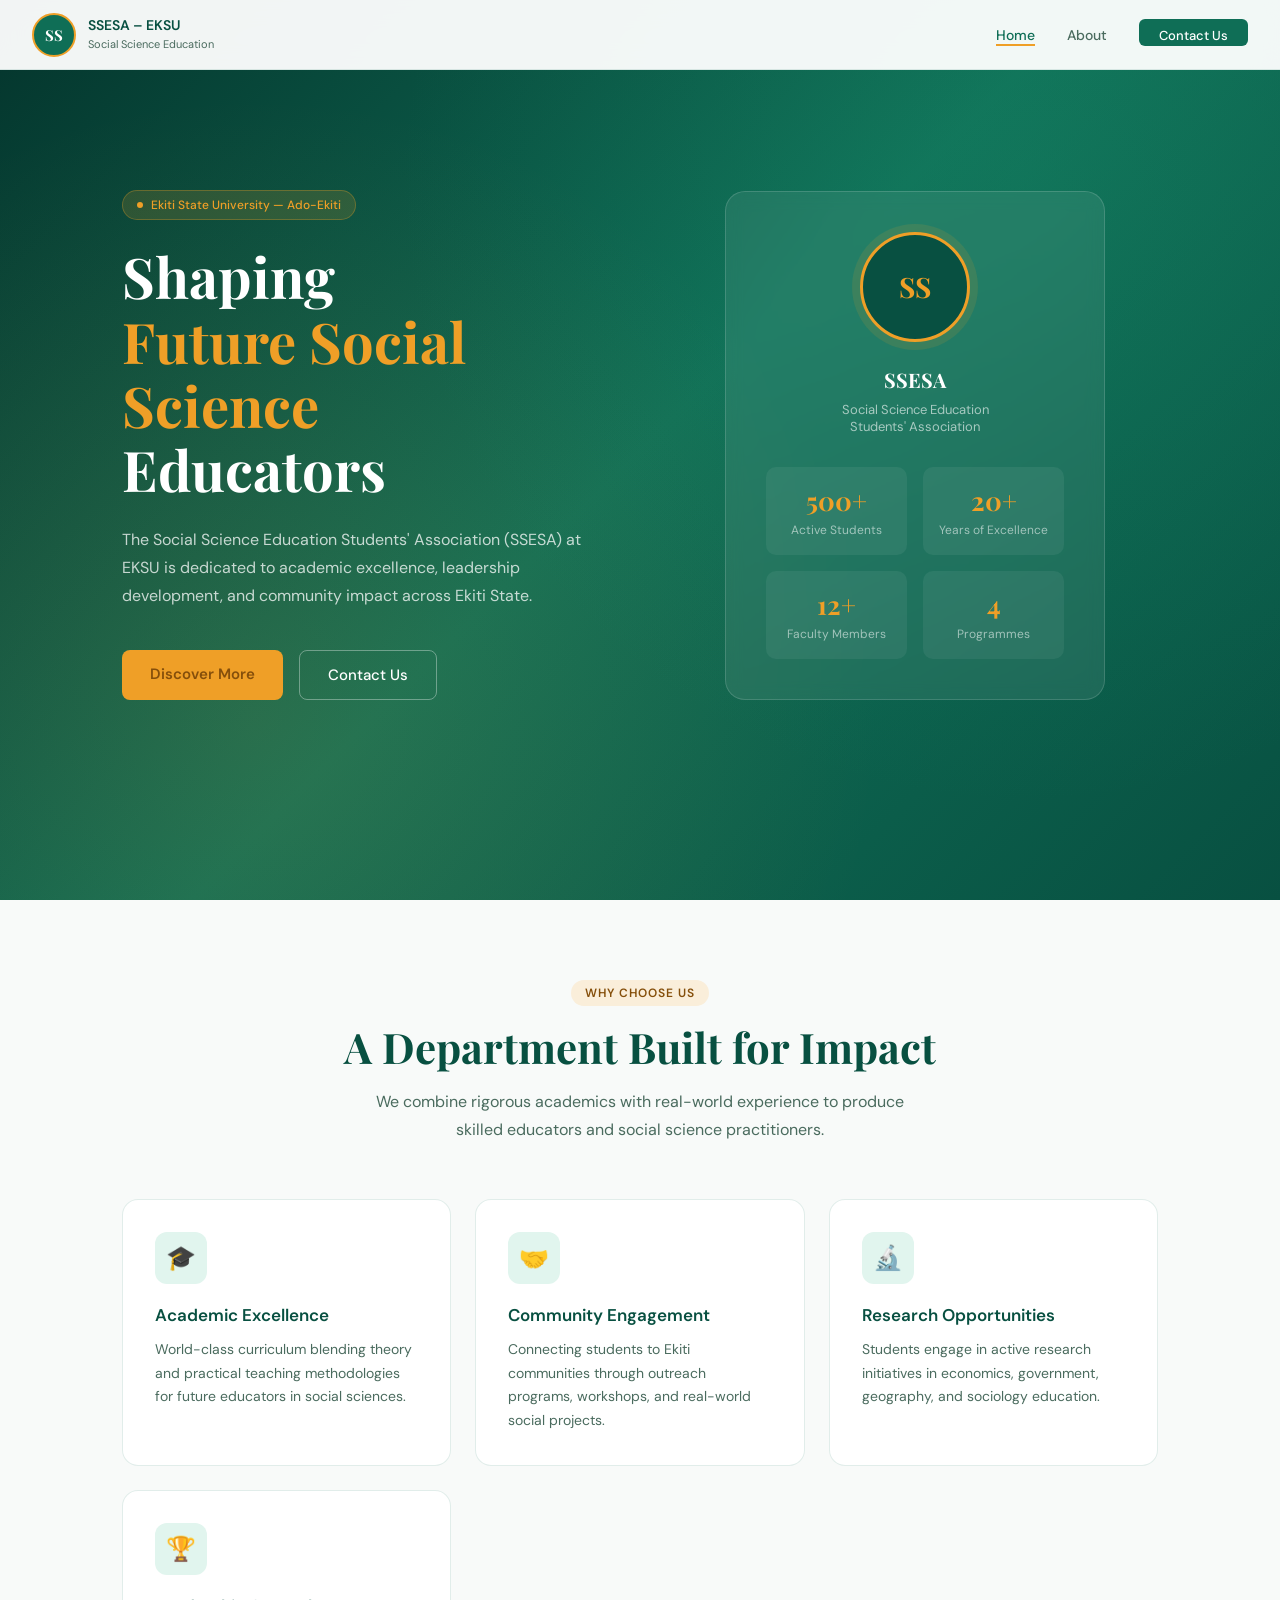
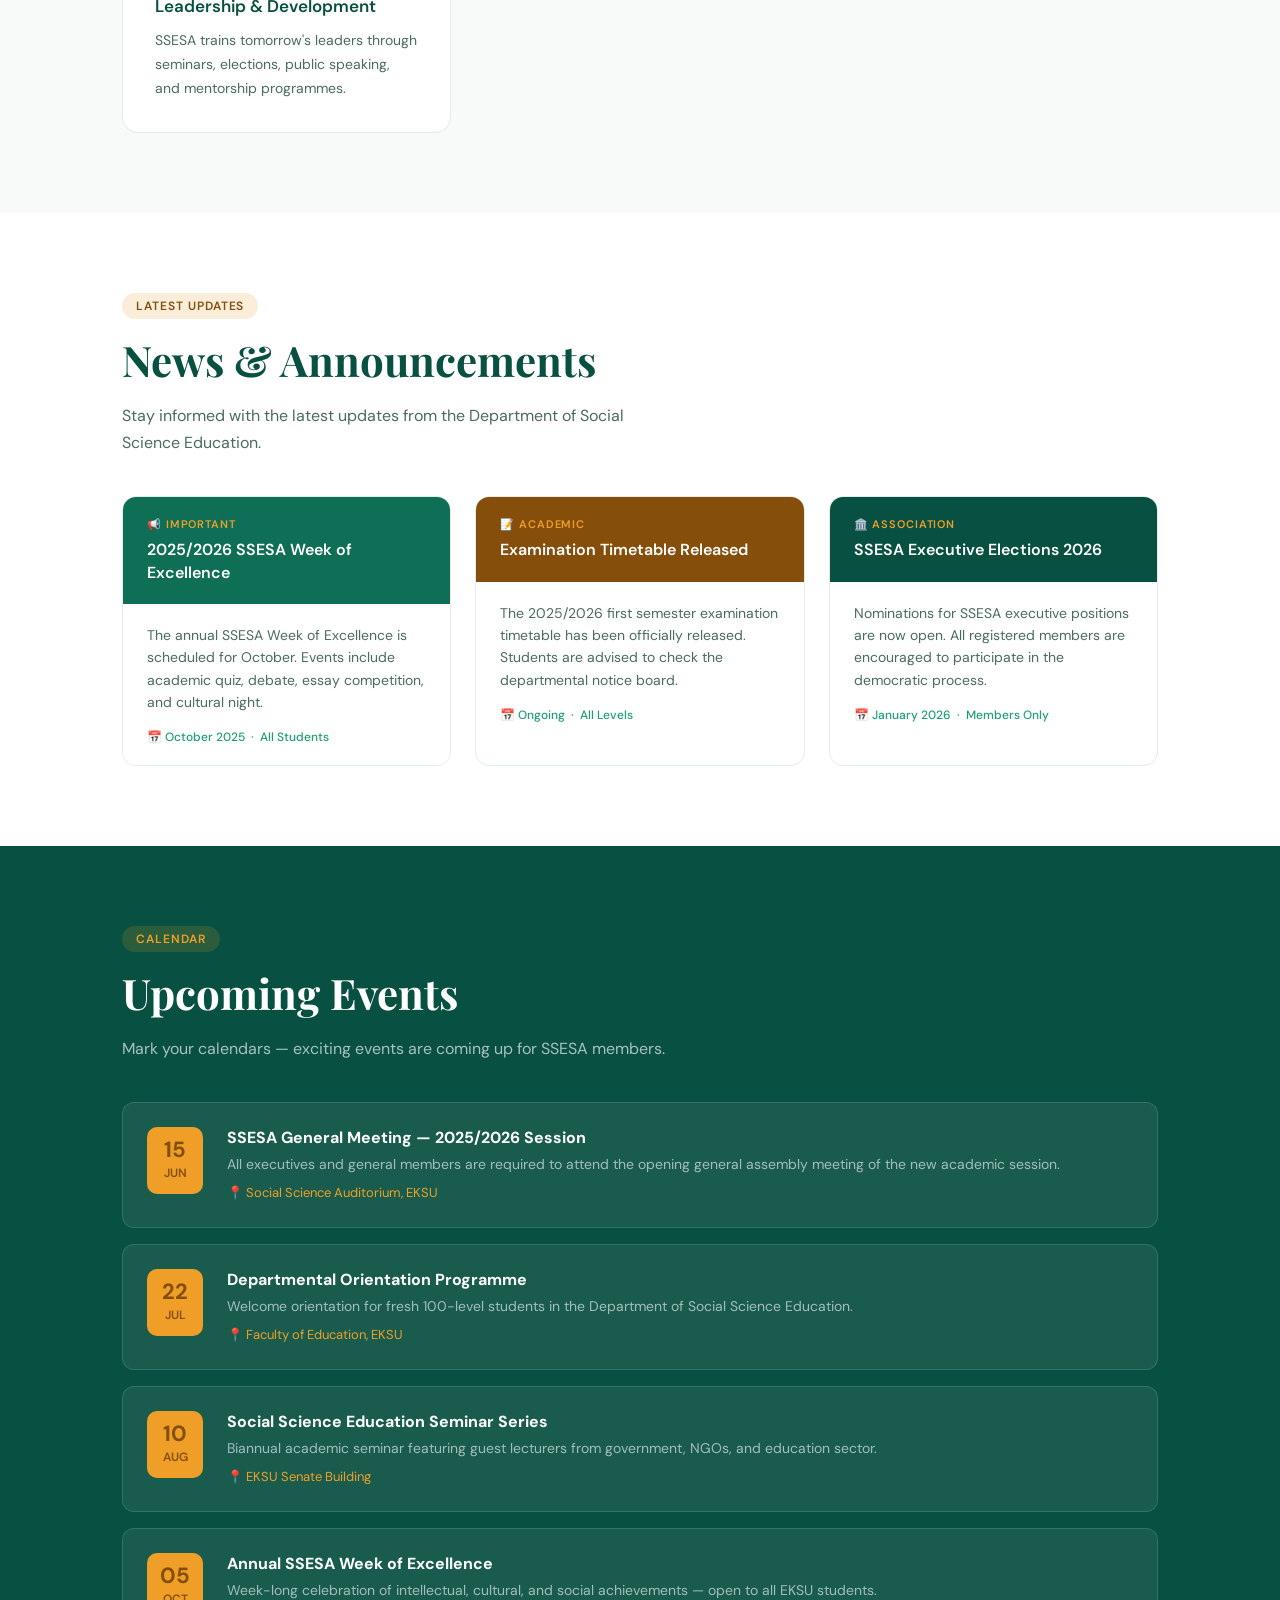
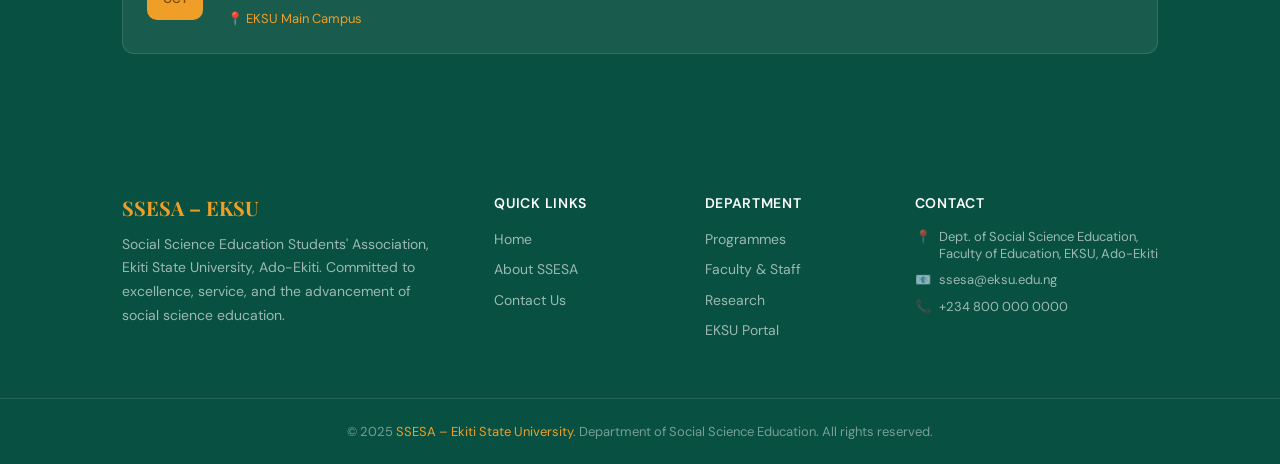
<file: index.html>
<!DOCTYPE html>
<html lang="en">
<head>
  <meta charset="UTF-8" />
  <meta name="viewport" content="width=device-width, initial-scale=1.0"/>
  <title>SSESA – Social Science Education | Ekiti State University</title>
  <link href="https://fonts.googleapis.com/css2?family=Playfair+Display:wght@600;700&family=DM+Sans:wght@300;400;500;600&display=swap" rel="stylesheet"/>
  <link rel="stylesheet" href="styles/main.css">
</head>
<body>
  <!-- NAVIGATION -->
  <nav id="navbar">
    <a href="index.html" class="nav-logo">
      <div class="nav-logo-circle">SS</div>
      <div class="nav-logo-text">
        <strong>SSESA – EKSU</strong>
        <span>Social Science Education</span>
      </div>
    </a>

    <ul class="nav-links">
      <li><a href="index.html" class="nav-link active">Home</a></li>
      <li><a href="about.html" class="nav-link">About</a></li>
      <li><a href="contact.html" class="nav-link nav-cta">Contact Us</a></li>
    </ul>

    <button class="hamburger" id="hamburger" aria-label="Open menu">
      <span></span><span></span><span></span>
    </button>
  </nav>

  <div class="mobile-menu" id="mobileMenu">
    <a href="index.html">🏠 Home</a>
    <a href="about.html">📖 About</a>
    <a href="contact.html">📞 Contact Us</a>
  </div>

  <!-- HERO SECTION -->
  <section class="hero">
    <div class="hero-bg-pattern"></div>
    <div class="container">
      <div class="hero-grid">
        <div>
          <div class="hero-badge">
            <span></span> Ekiti State University — Ado-Ekiti
          </div>
          <h1>Shaping <em>Future Social Science</em> Educators</h1>
          <p class="hero-desc">
            The Social Science Education Students' Association (SSESA) at EKSU is dedicated to academic excellence, leadership development, and community impact across Ekiti State.
          </p>
          <div class="hero-buttons">
            <a href="about.html" class="btn-primary">Discover More</a>
            <a href="contact.html" class="btn-outline">Contact Us</a>
          </div>
        </div>
        <div class="hero-visual">
          <div class="hero-card">
            <div class="hero-logo-ring">SS</div>
            <h3>SSESA</h3>
            <p>Social Science Education<br>Students' Association</p>
            <div class="hero-stats">
              <div class="stat-item">
                <strong class="stat-num">500+</strong>
                <span class="stat-label">Active Students</span>
              </div>
              <div class="stat-item">
                <strong class="stat-num">20+</strong>
                <span class="stat-label">Years of Excellence</span>
              </div>
              <div class="stat-item">
                <strong class="stat-num">12+</strong>
                <span class="stat-label">Faculty Members</span>
              </div>
              <div class="stat-item">
                <strong class="stat-num">4</strong>
                <span class="stat-label">Programmes</span>
              </div>
            </div>
          </div>
        </div>
      </div>
    </div>
  </section>

  <!-- FEATURES SECTION -->
  <section class="features">
    <div class="container">
      <div class="features-header">
        <div class="section-label">Why Choose Us</div>
        <h2 class="section-title">A Department Built for Impact</h2>
        <p class="section-sub" style="margin: 0 auto;">
          We combine rigorous academics with real-world experience to produce skilled educators and social science practitioners.
        </p>
      </div>
      <div class="features-grid">
        <div class="feature-card reveal">
          <div class="feature-icon">🎓</div>
          <h3>Academic Excellence</h3>
          <p>World-class curriculum blending theory and practical teaching methodologies for future educators in social sciences.</p>
        </div>
        <div class="feature-card reveal">
          <div class="feature-icon">🤝</div>
          <h3>Community Engagement</h3>
          <p>Connecting students to Ekiti communities through outreach programs, workshops, and real-world social projects.</p>
        </div>
        <div class="feature-card reveal">
          <div class="feature-icon">🔬</div>
          <h3>Research Opportunities</h3>
          <p>Students engage in active research initiatives in economics, government, geography, and sociology education.</p>
        </div>
        <div class="feature-card reveal">
          <div class="feature-icon">🏆</div>
          <h3>Leadership & Development</h3>
          <p>SSESA trains tomorrow's leaders through seminars, elections, public speaking, and mentorship programmes.</p>
        </div>
      </div>
    </div>
  </section>

  <!-- ANNOUNCEMENTS SECTION -->
  <section>
    <div class="container">
      <div class="section-label">Latest Updates</div>
      <h2 class="section-title">News & Announcements</h2>
      <p class="section-sub" style="margin-bottom: 2.5rem;">
        Stay informed with the latest updates from the Department of Social Science Education.
      </p>
      <div class="announcements-grid">
        <div class="announce-card reveal">
          <div class="announce-top">
            <span class="announce-tag">📢 Important</span>
            <h3>2025/2026 SSESA Week of Excellence</h3>
          </div>
          <div class="announce-body">
            <p>The annual SSESA Week of Excellence is scheduled for October. Events include academic quiz, debate, essay competition, and cultural night.</p>
            <div class="announce-meta">📅 October 2025 &nbsp;·&nbsp; All Students</div>
          </div>
        </div>
        <div class="announce-card reveal">
          <div class="announce-top" style="background: var(--gold-dark);">
            <span class="announce-tag">📝 Academic</span>
            <h3>Examination Timetable Released</h3>
          </div>
          <div class="announce-body">
            <p>The 2025/2026 first semester examination timetable has been officially released. Students are advised to check the departmental notice board.</p>
            <div class="announce-meta">📅 Ongoing &nbsp;·&nbsp; All Levels</div>
          </div>
        </div>
        <div class="announce-card reveal">
          <div class="announce-top" style="background: var(--teal-dark);">
            <span class="announce-tag">🏛️ Association</span>
            <h3>SSESA Executive Elections 2026</h3>
          </div>
          <div class="announce-body">
            <p>Nominations for SSESA executive positions are now open. All registered members are encouraged to participate in the democratic process.</p>
            <div class="announce-meta">📅 January 2026 &nbsp;·&nbsp; Members Only</div>
          </div>
        </div>
      </div>
    </div>
  </section>

  <!-- EVENTS SECTION -->
  <section class="events">
    <div class="container">
      <div class="section-label">Calendar</div>
      <h2 class="section-title">Upcoming Events</h2>
      <p class="section-sub" style="margin-bottom: 2.5rem;">
        Mark your calendars — exciting events are coming up for SSESA members.
      </p>
      <div class="events-list">
        <div class="event-item reveal">
          <div class="event-date">
            <strong>15</strong>
            <span>Jun</span>
          </div>
          <div class="event-info">
            <h4>SSESA General Meeting — 2025/2026 Session</h4>
            <p>All executives and general members are required to attend the opening general assembly meeting of the new academic session.</p>
            <p class="location">📍 Social Science Auditorium, EKSU</p>
          </div>
        </div>
        <div class="event-item reveal">
          <div class="event-date">
            <strong>22</strong>
            <span>Jul</span>
          </div>
          <div class="event-info">
            <h4>Departmental Orientation Programme</h4>
            <p>Welcome orientation for fresh 100-level students in the Department of Social Science Education.</p>
            <p class="location">📍 Faculty of Education, EKSU</p>
          </div>
        </div>
        <div class="event-item reveal">
          <div class="event-date">
            <strong>10</strong>
            <span>Aug</span>
          </div>
          <div class="event-info">
            <h4>Social Science Education Seminar Series</h4>
            <p>Biannual academic seminar featuring guest lecturers from government, NGOs, and education sector.</p>
            <p class="location">📍 EKSU Senate Building</p>
          </div>
        </div>
        <div class="event-item reveal">
          <div class="event-date">
            <strong>05</strong>
            <span>Oct</span>
          </div>
          <div class="event-info">
            <h4>Annual SSESA Week of Excellence</h4>
            <p>Week-long celebration of intellectual, cultural, and social achievements — open to all EKSU students.</p>
            <p class="location">📍 EKSU Main Campus</p>
          </div>
        </div>
      </div>
    </div>
  </section>

  <!-- FOOTER -->
  <footer>
    <div class="container">
      <div class="footer-grid">
        <div class="footer-brand">
          <h3>SSESA – EKSU</h3>
          <p>Social Science Education Students' Association, Ekiti State University, Ado-Ekiti. Committed to excellence, service, and the advancement of social science education.</p>
        </div>
        <div>
          <h4>Quick Links</h4>
          <ul>
            <li><a href="index.html">Home</a></li>
            <li><a href="about.html">About SSESA</a></li>
            <li><a href="contact.html">Contact Us</a></li>
          </ul>
        </div>
        <div>
          <h4>Department</h4>
          <ul>
            <li><a href="#">Programmes</a></li>
            <li><a href="#">Faculty & Staff</a></li>
            <li><a href="#">Research</a></li>
            <li><a href="#">EKSU Portal</a></li>
          </ul>
        </div>
        <div>
          <h4>Contact</h4>
          <ul class="footer-contact">
            <li><span>📍</span> Dept. of Social Science Education, Faculty of Education, EKSU, Ado-Ekiti</li>
            <li><span>📧</span> ssesa@eksu.edu.ng</li>
            <li><span>📞</span> +234 800 000 0000</li>
          </ul>
        </div>
      </div>
    </div>
    <div class="footer-bottom">
      <div class="container">
        © 2025 <span>SSESA – Ekiti State University</span>. Department of Social Science Education. All rights reserved.
      </div>
    </div>
  </footer>

  <script src="js/main.js"></script>
</body>
</html>
</file>
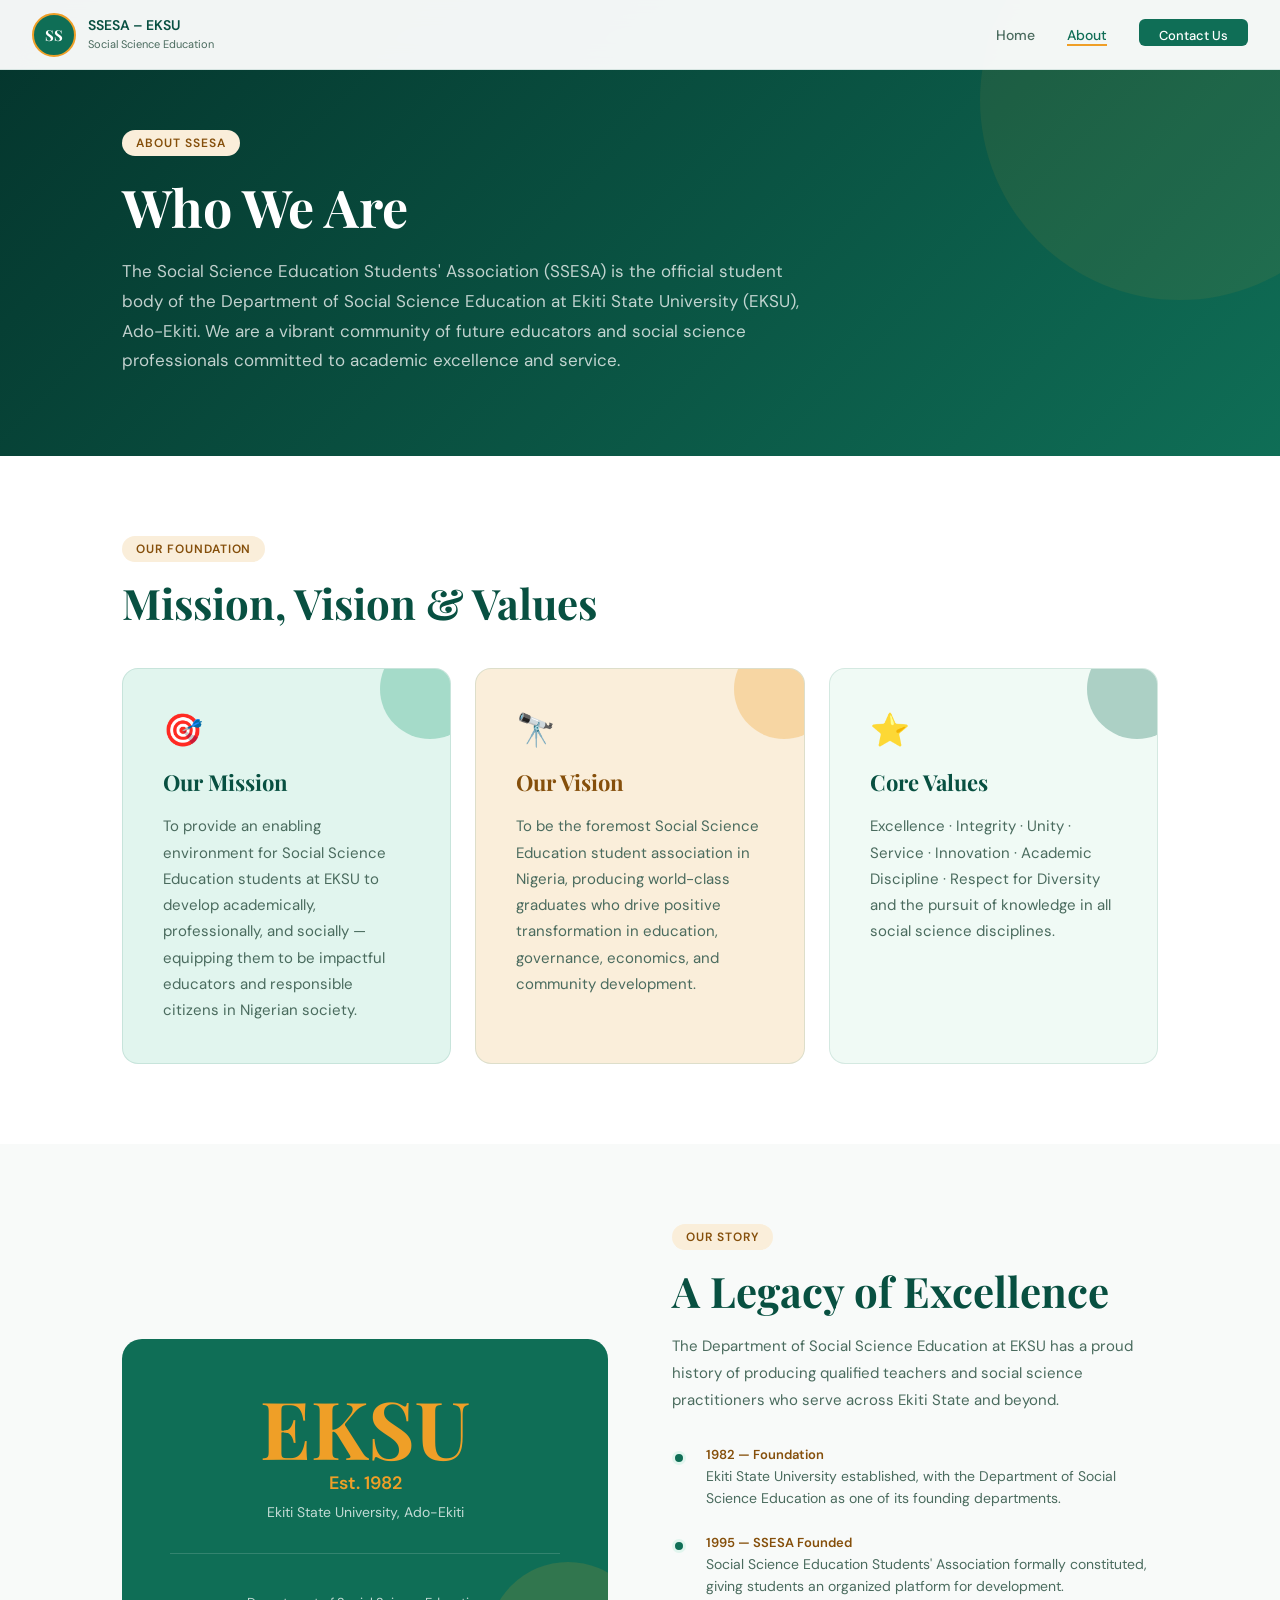
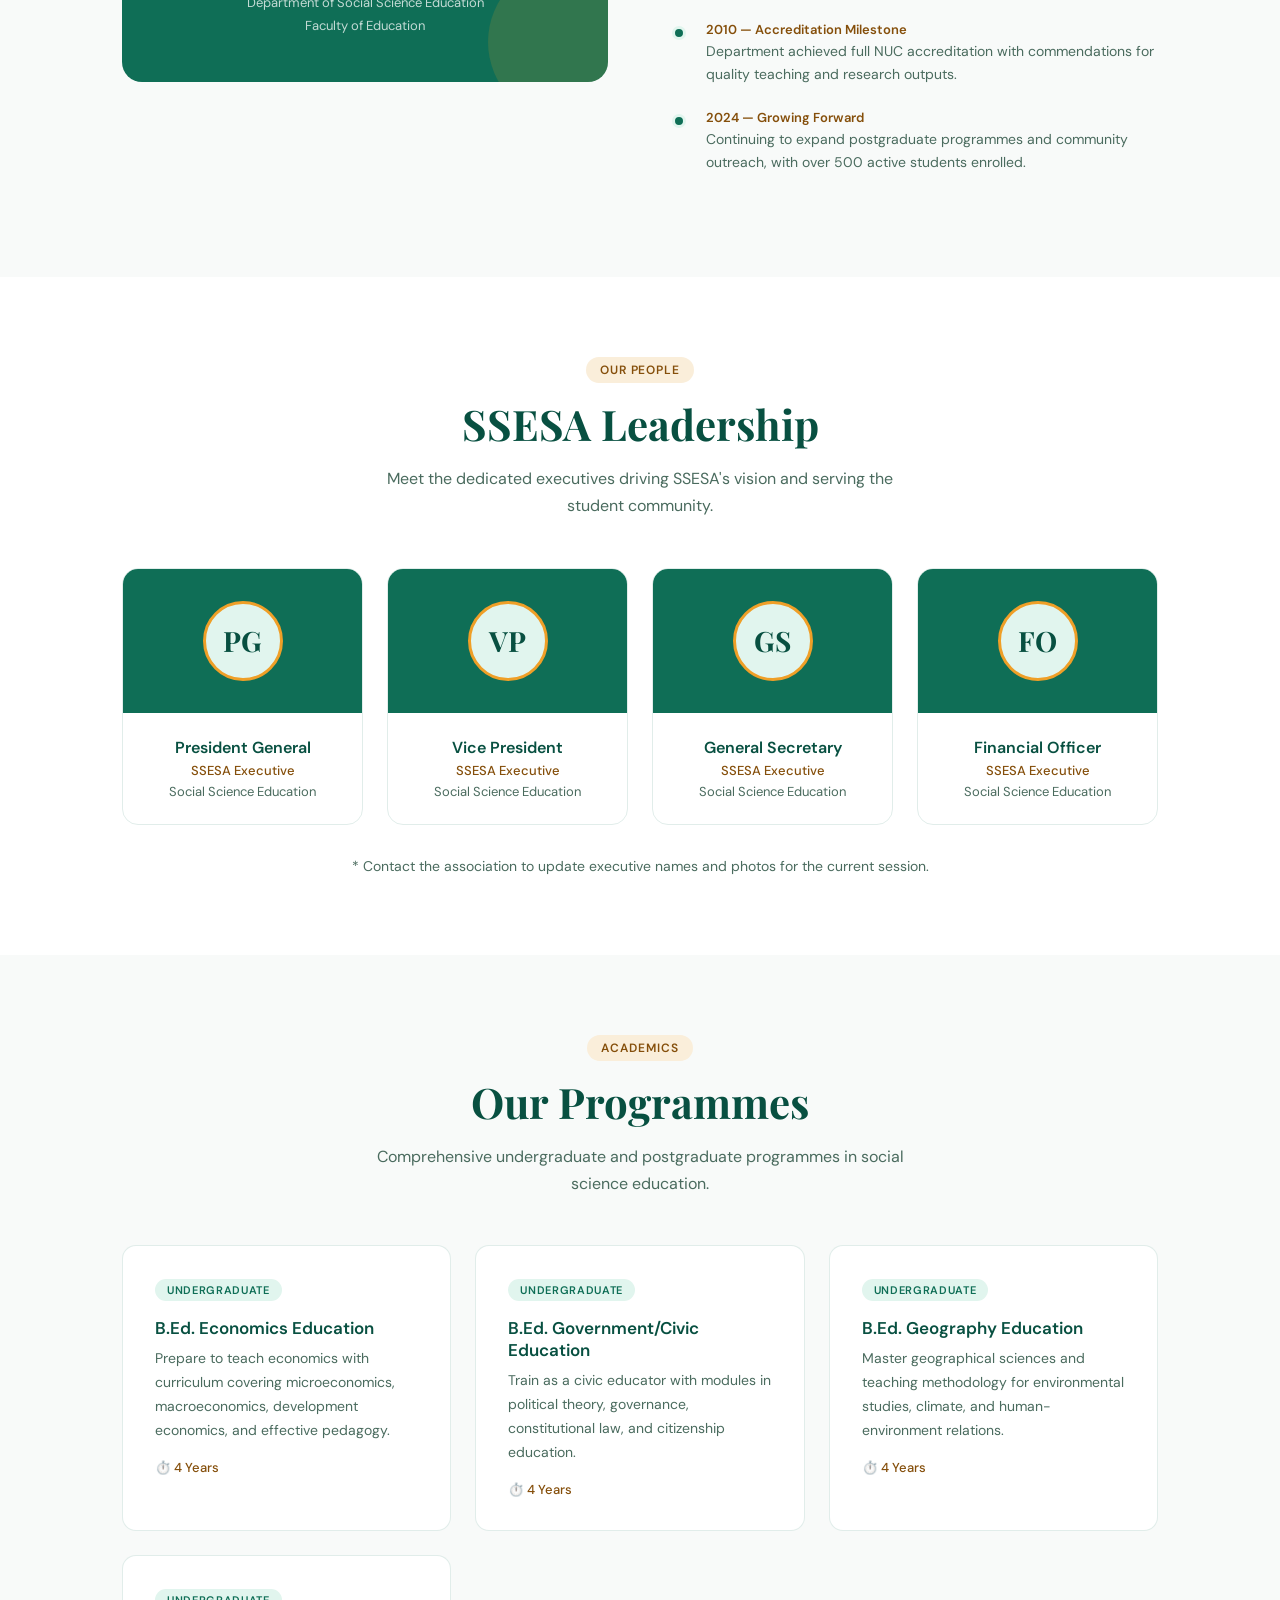
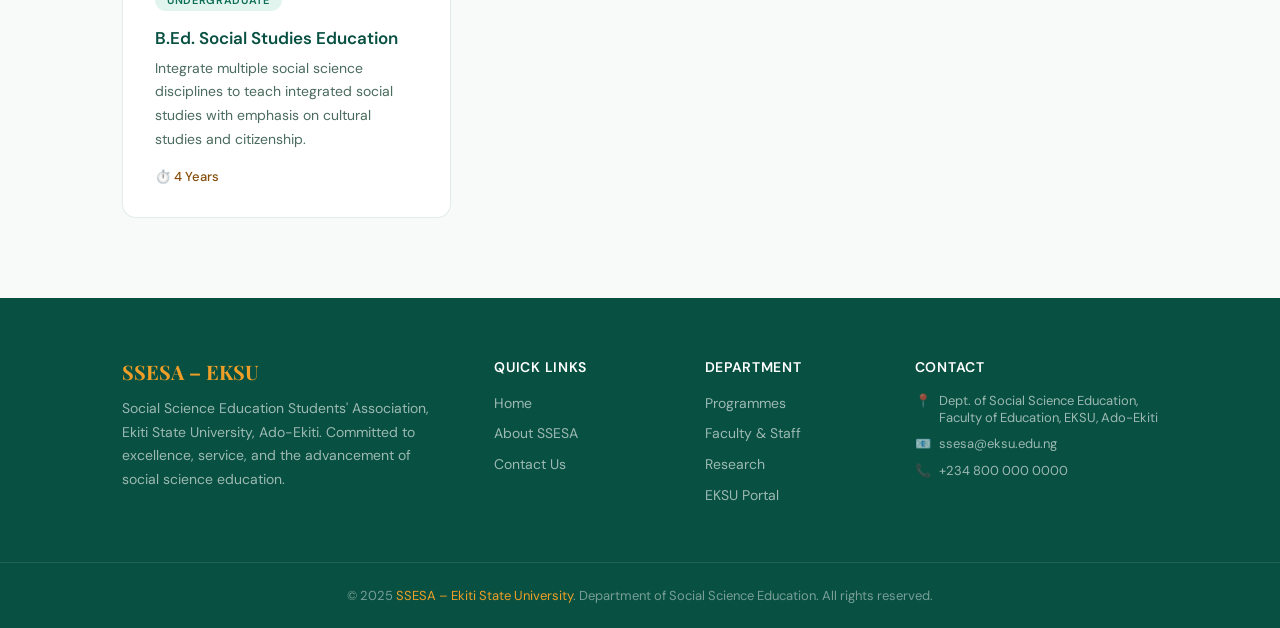
<file: about.html>
<!DOCTYPE html>
<html lang="en">
<head>
  <meta charset="UTF-8" />
  <meta name="viewport" content="width=device-width, initial-scale=1.0"/>
  <title>About SSESA | Social Science Education – EKSU</title>
  <link href="https://fonts.googleapis.com/css2?family=Playfair+Display:wght@600;700&family=DM+Sans:wght@300;400;500;600&display=swap" rel="stylesheet"/>
  <link rel="stylesheet" href="styles/main.css">
</head>
<body>
  <!-- NAVIGATION -->
  <nav id="navbar">
    <a href="index.html" class="nav-logo">
      <div class="nav-logo-circle">SS</div>
      <div class="nav-logo-text">
        <strong>SSESA – EKSU</strong>
        <span>Social Science Education</span>
      </div>
    </a>

    <ul class="nav-links">
      <li><a href="index.html" class="nav-link">Home</a></li>
      <li><a href="about.html" class="nav-link active">About</a></li>
      <li><a href="contact.html" class="nav-link nav-cta">Contact Us</a></li>
    </ul>

    <button class="hamburger" id="hamburger" aria-label="Open menu">
      <span></span><span></span><span></span>
    </button>
  </nav>

  <div class="mobile-menu" id="mobileMenu">
    <a href="index.html">🏠 Home</a>
    <a href="about.html">📖 About</a>
    <a href="contact.html">📞 Contact Us</a>
  </div>

  <!-- ABOUT HERO -->
  <section class="about-hero">
    <div class="container">
      <div class="about-hero-inner">
        <div class="section-label">About SSESA</div>
        <h1>Who We Are</h1>
        <p>
          The Social Science Education Students' Association (SSESA) is the official student body of the Department of Social Science Education at Ekiti State University (EKSU), Ado-Ekiti. We are a vibrant community of future educators and social science professionals committed to academic excellence and service.
        </p>
      </div>
    </div>
  </section>

  <!-- MISSION, VISION, VALUES -->
  <section>
    <div class="container">
      <div class="section-label">Our Foundation</div>
      <h2 class="section-title" style="margin-bottom: 2.5rem;">Mission, Vision & Values</h2>
      <div class="mv-grid">
        <div class="mv-card mission reveal">
          <span class="mv-icon">🎯</span>
          <h3>Our Mission</h3>
          <p>To provide an enabling environment for Social Science Education students at EKSU to develop academically, professionally, and socially — equipping them to be impactful educators and responsible citizens in Nigerian society.</p>
        </div>
        <div class="mv-card vision reveal">
          <span class="mv-icon">🔭</span>
          <h3>Our Vision</h3>
          <p>To be the foremost Social Science Education student association in Nigeria, producing world-class graduates who drive positive transformation in education, governance, economics, and community development.</p>
        </div>
        <div class="mv-card values reveal">
          <span class="mv-icon">⭐</span>
          <h3>Core Values</h3>
          <p>Excellence · Integrity · Unity · Service · Innovation · Academic Discipline · Respect for Diversity and the pursuit of knowledge in all social science disciplines.</p>
        </div>
      </div>
    </div>
  </section>

  <!-- DEPARTMENT HISTORY -->
  <section class="history">
    <div class="container">
      <div class="history-grid">
        <div class="history-visual reveal">
          <strong class="history-year">EKSU</strong>
          <p style="font-size: 18px; font-weight: 600; color: var(--gold-light); margin-top: 0.25rem;">Est. 1982</p>
          <p>Ekiti State University, Ado-Ekiti</p>
          <div style="margin-top: 2rem; padding-top: 2rem; border-top: 1px solid rgba(255,255,255,0.15);">
            <p style="font-size: 13px;">Department of Social Science Education</p>
            <p style="font-size: 13px; margin-top: 0.4rem;">Faculty of Education</p>
          </div>
        </div>
        <div>
          <div class="section-label">Our Story</div>
          <h2 class="section-title">A Legacy of Excellence</h2>
          <p style="color: var(--text-muted); font-size: 15px; line-height: 1.8; margin-bottom: 1.5rem;">
            The Department of Social Science Education at EKSU has a proud history of producing qualified teachers and social science practitioners who serve across Ekiti State and beyond.
          </p>
          <div class="timeline">
            <div class="tl-item">
              <div class="tl-dot"></div>
              <div>
                <strong>1982 — Foundation</strong>
                <p>Ekiti State University established, with the Department of Social Science Education as one of its founding departments.</p>
              </div>
            </div>
            <div class="tl-item">
              <div class="tl-dot"></div>
              <div>
                <strong>1995 — SSESA Founded</strong>
                <p>Social Science Education Students' Association formally constituted, giving students an organized platform for development.</p>
              </div>
            </div>
            <div class="tl-item">
              <div class="tl-dot"></div>
              <div>
                <strong>2010 — Accreditation Milestone</strong>
                <p>Department achieved full NUC accreditation with commendations for quality teaching and research outputs.</p>
              </div>
            </div>
            <div class="tl-item">
              <div class="tl-dot"></div>
              <div>
                <strong>2024 — Growing Forward</strong>
                <p>Continuing to expand postgraduate programmes and community outreach, with over 500 active students enrolled.</p>
              </div>
            </div>
          </div>
        </div>
      </div>
    </div>
  </section>

  <!-- LEADERSHIP / TEAM -->
  <section class="leadership">
    <div class="container">
      <div style="text-align: center; margin-bottom: 3rem;">
        <div class="section-label">Our People</div>
        <h2 class="section-title">SSESA Leadership</h2>
        <p class="section-sub" style="margin: 0 auto;">
          Meet the dedicated executives driving SSESA's vision and serving the student community.
        </p>
      </div>
      <div class="team-grid">
        <div class="team-card reveal">
          <div class="team-avatar">
            <div class="avatar-circle">PG</div>
          </div>
          <div class="team-info">
            <h4>President General</h4>
            <p class="role">SSESA Executive</p>
            <p class="dept">Social Science Education</p>
          </div>
        </div>
        <div class="team-card reveal">
          <div class="team-avatar">
            <div class="avatar-circle">VP</div>
          </div>
          <div class="team-info">
            <h4>Vice President</h4>
            <p class="role">SSESA Executive</p>
            <p class="dept">Social Science Education</p>
          </div>
        </div>
        <div class="team-card reveal">
          <div class="team-avatar">
            <div class="avatar-circle">GS</div>
          </div>
          <div class="team-info">
            <h4>General Secretary</h4>
            <p class="role">SSESA Executive</p>
            <p class="dept">Social Science Education</p>
          </div>
        </div>
        <div class="team-card reveal">
          <div class="team-avatar">
            <div class="avatar-circle">FO</div>
          </div>
          <div class="team-info">
            <h4>Financial Officer</h4>
            <p class="role">SSESA Executive</p>
            <p class="dept">Social Science Education</p>
          </div>
        </div>
      </div>
      <p style="text-align:center; margin-top: 2rem; font-size: 14px; color: var(--text-muted);">
        * Contact the association to update executive names and photos for the current session.
      </p>
    </div>
  </section>

  <!-- PROGRAMS -->
  <section class="programs">
    <div class="container">
      <div style="text-align: center; margin-bottom: 3rem;">
        <div class="section-label">Academics</div>
        <h2 class="section-title">Our Programmes</h2>
        <p class="section-sub" style="margin: 0 auto;">
          Comprehensive undergraduate and postgraduate programmes in social science education.
        </p>
      </div>
      <div class="programs-grid">
        <div class="program-card reveal">
          <span class="program-badge">Undergraduate</span>
          <h3>B.Ed. Economics Education</h3>
          <p>Prepare to teach economics with curriculum covering microeconomics, macroeconomics, development economics, and effective pedagogy.</p>
          <div class="program-duration">⏱️ 4 Years</div>
        </div>
        <div class="program-card reveal">
          <span class="program-badge">Undergraduate</span>
          <h3>B.Ed. Government/Civic Education</h3>
          <p>Train as a civic educator with modules in political theory, governance, constitutional law, and citizenship education.</p>
          <div class="program-duration">⏱️ 4 Years</div>
        </div>
        <div class="program-card reveal">
          <span class="program-badge">Undergraduate</span>
          <h3>B.Ed. Geography Education</h3>
          <p>Master geographical sciences and teaching methodology for environmental studies, climate, and human-environment relations.</p>
          <div class="program-duration">⏱️ 4 Years</div>
        </div>
        <div class="program-card reveal">
          <span class="program-badge">Undergraduate</span>
          <h3>B.Ed. Social Studies Education</h3>
          <p>Integrate multiple social science disciplines to teach integrated social studies with emphasis on cultural studies and citizenship.</p>
          <div class="program-duration">⏱️ 4 Years</div>
        </div>
      </div>
    </div>
  </section>

  <!-- FOOTER -->
  <footer>
    <div class="container">
      <div class="footer-grid">
        <div class="footer-brand">
          <h3>SSESA – EKSU</h3>
          <p>Social Science Education Students' Association, Ekiti State University, Ado-Ekiti. Committed to excellence, service, and the advancement of social science education.</p>
        </div>
        <div>
          <h4>Quick Links</h4>
          <ul>
            <li><a href="index.html">Home</a></li>
            <li><a href="about.html">About SSESA</a></li>
            <li><a href="contact.html">Contact Us</a></li>
          </ul>
        </div>
        <div>
          <h4>Department</h4>
          <ul>
            <li><a href="#">Programmes</a></li>
            <li><a href="#">Faculty & Staff</a></li>
            <li><a href="#">Research</a></li>
            <li><a href="#">EKSU Portal</a></li>
          </ul>
        </div>
        <div>
          <h4>Contact</h4>
          <ul class="footer-contact">
            <li><span>📍</span> Dept. of Social Science Education, Faculty of Education, EKSU, Ado-Ekiti</li>
            <li><span>📧</span> ssesa@eksu.edu.ng</li>
            <li><span>📞</span> +234 800 000 0000</li>
          </ul>
        </div>
      </div>
    </div>
    <div class="footer-bottom">
      <div class="container">
        © 2025 <span>SSESA – Ekiti State University</span>. Department of Social Science Education. All rights reserved.
      </div>
    </div>
  </footer>

  <script src="js/main.js"></script>
</body>
</html>
</file>
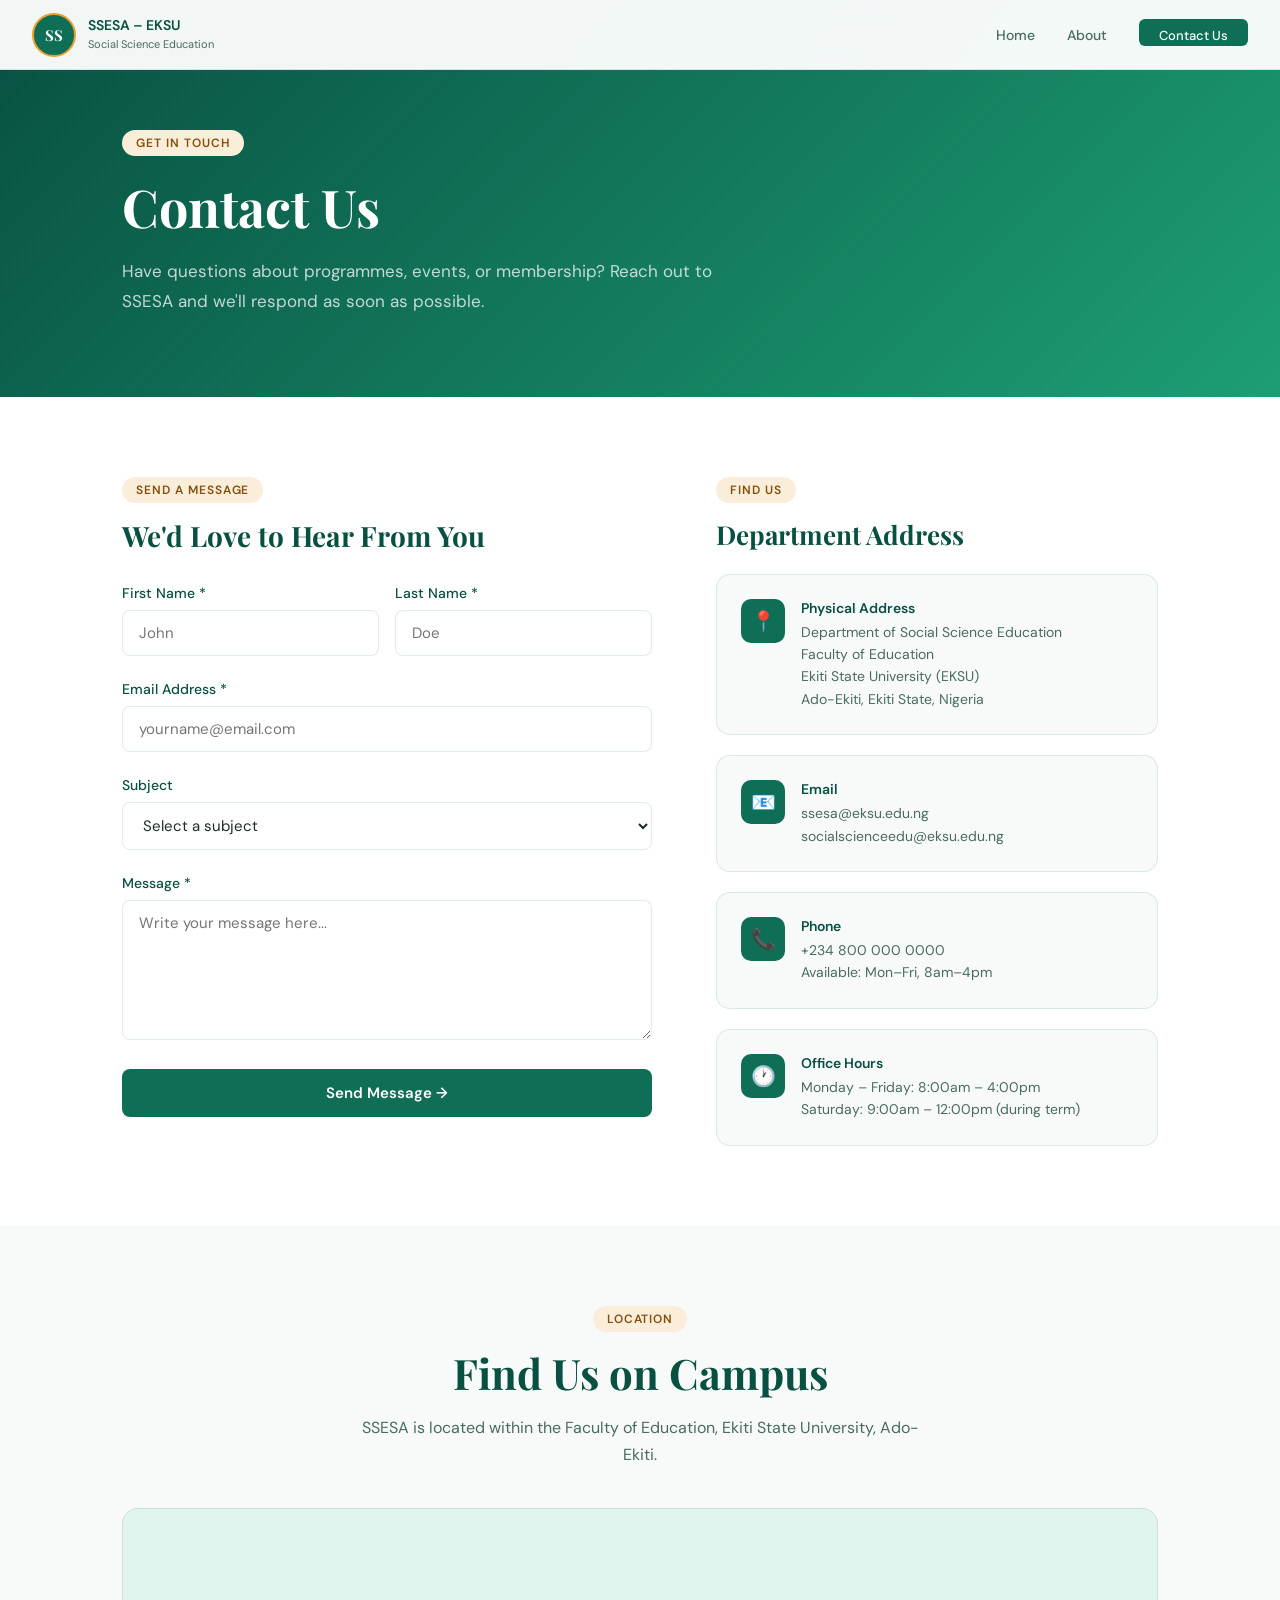
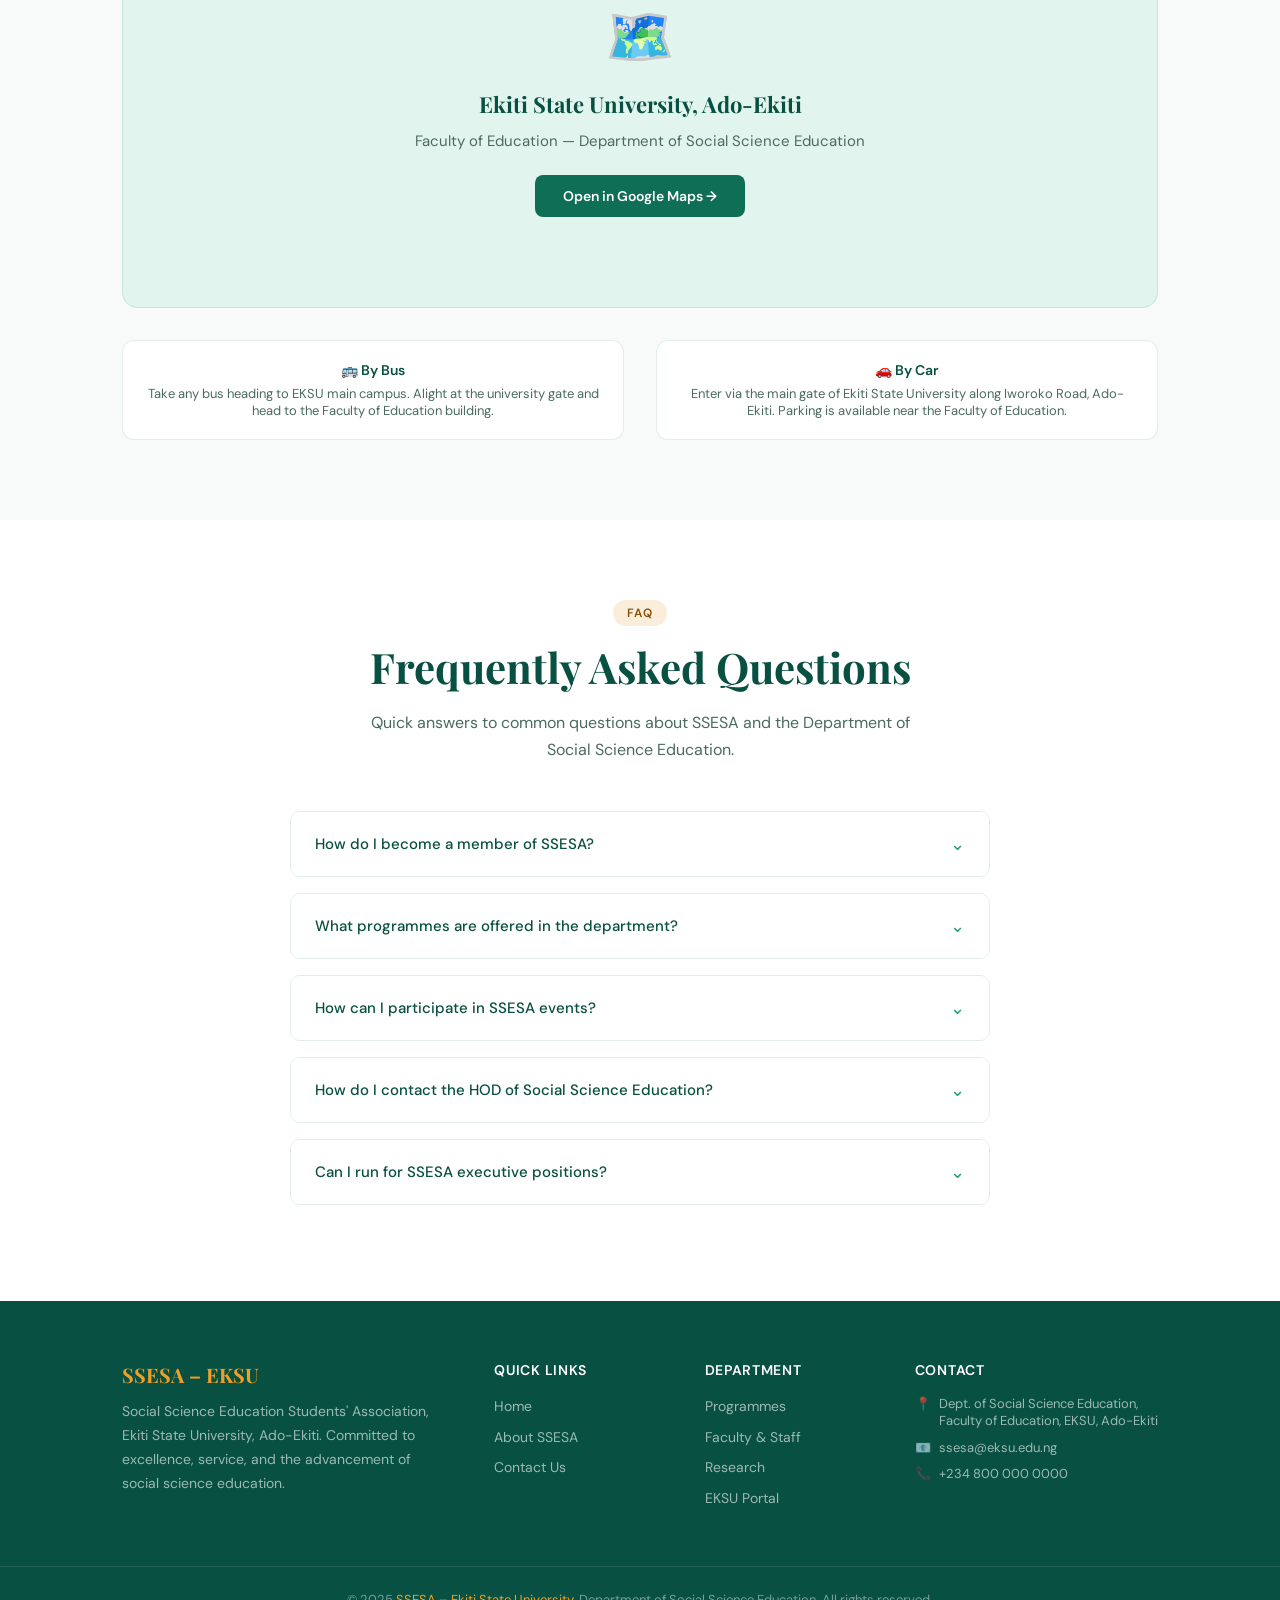
<file: contact.html>
<!DOCTYPE html>
<html lang="en">
<head>
  <meta charset="UTF-8" />
  <meta name="viewport" content="width=device-width, initial-scale=1.0"/>
  <title>Contact SSESA | Social Science Education – EKSU</title>
  <link href="https://fonts.googleapis.com/css2?family=Playfair+Display:wght@600;700&family=DM+Sans:wght@300;400;500;600&display=swap" rel="stylesheet"/>
  <link rel="stylesheet" href="styles/main.css">
</head>
<body>
  <!-- NAVIGATION -->
  <nav id="navbar">
    <a href="index.html" class="nav-logo">
      <div class="nav-logo-circle">SS</div>
      <div class="nav-logo-text">
        <strong>SSESA – EKSU</strong>
        <span>Social Science Education</span>
      </div>
    </a>

    <ul class="nav-links">
      <li><a href="index.html" class="nav-link">Home</a></li>
      <li><a href="about.html" class="nav-link">About</a></li>
      <li><a href="contact.html" class="nav-link nav-cta active">Contact Us</a></li>
    </ul>

    <button class="hamburger" id="hamburger" aria-label="Open menu">
      <span></span><span></span><span></span>
    </button>
  </nav>

  <div class="mobile-menu" id="mobileMenu">
    <a href="index.html">🏠 Home</a>
    <a href="about.html">📖 About</a>
    <a href="contact.html">📞 Contact Us</a>
  </div>

  <!-- CONTACT HERO -->
  <section class="contact-hero">
    <div class="container">
      <div style="max-width: 600px;">
        <div class="section-label">Get in Touch</div>
        <h1>Contact Us</h1>
        <p>Have questions about programmes, events, or membership? Reach out to SSESA and we'll respond as soon as possible.</p>
      </div>
    </div>
  </section>

  <!-- CONTACT FORM + ADDRESS -->
  <section class="contact-main">
    <div class="container">
      <div class="contact-grid">
        <div>
          <div class="section-label">Send a Message</div>
          <h2 class="section-title" style="font-size: 28px; margin-bottom: 2rem;">We'd Love to Hear From You</h2>
          <form onsubmit="submitForm(event)">
            <div class="form-row">
              <div class="form-group">
                <label class="form-label">First Name *</label>
                <input type="text" class="form-input" placeholder="John" id="fname" required/>
              </div>
              <div class="form-group">
                <label class="form-label">Last Name *</label>
                <input type="text" class="form-input" placeholder="Doe" id="lname" required/>
              </div>
            </div>
            <div class="form-group">
              <label class="form-label">Email Address *</label>
              <input type="email" class="form-input" placeholder="yourname@email.com" id="email" required/>
            </div>
            <div class="form-group">
              <label class="form-label">Subject</label>
              <select class="form-select" id="subject">
                <option value="">Select a subject</option>
                <option>Membership Enquiry</option>
                <option>Academic Information</option>
                <option>Events & Activities</option>
                <option>Partnership / Collaboration</option>
                <option>Other</option>
              </select>
            </div>
            <div class="form-group">
              <label class="form-label">Message *</label>
              <textarea class="form-textarea" placeholder="Write your message here..." id="message" required></textarea>
            </div>
            <button type="submit" class="submit-btn">Send Message →</button>
          </form>
          <div class="success-msg" id="successMsg">
            ✅ Thank you! Your message has been sent. We'll respond within 2–3 business days.
          </div>
        </div>

        <div>
          <div class="section-label">Find Us</div>
          <h3 class="section-title" style="font-size: 26px; margin-bottom: 1.5rem;">Department Address</h3>
          <div class="address-info">
            <div class="info-card">
              <div class="info-icon">📍</div>
              <div>
                <h4>Physical Address</h4>
                <p>Department of Social Science Education<br>Faculty of Education<br>Ekiti State University (EKSU)<br>Ado-Ekiti, Ekiti State, Nigeria</p>
              </div>
            </div>
            <div class="info-card">
              <div class="info-icon">📧</div>
              <div>
                <h4>Email</h4>
                <p>ssesa@eksu.edu.ng<br>socialscienceedu@eksu.edu.ng</p>
              </div>
            </div>
            <div class="info-card">
              <div class="info-icon">📞</div>
              <div>
                <h4>Phone</h4>
                <p>+234 800 000 0000<br>Available: Mon–Fri, 8am–4pm</p>
              </div>
            </div>
            <div class="info-card">
              <div class="info-icon">🕐</div>
              <div>
                <h4>Office Hours</h4>
                <p>Monday – Friday: 8:00am – 4:00pm<br>Saturday: 9:00am – 12:00pm (during term)</p>
              </div>
            </div>
          </div>
        </div>
      </div>
    </div>
  </section>

  <!-- MAP -->
  <section class="map-section">
    <div class="container">
      <div style="text-align: center; margin-bottom: 2.5rem;">
        <div class="section-label">Location</div>
        <h2 class="section-title">Find Us on Campus</h2>
        <p class="section-sub" style="margin: 0 auto;">
          SSESA is located within the Faculty of Education, Ekiti State University, Ado-Ekiti.
        </p>
      </div>
      <div class="map-embed">
        <div class="map-placeholder">
          <div style="font-size: 56px; margin-bottom: 1rem;">🗺️</div>
          <h3>Ekiti State University, Ado-Ekiti</h3>
          <p>Faculty of Education — Department of Social Science Education</p>
          <a href="https://maps.google.com/?q=Ekiti+State+University+Ado-Ekiti" target="_blank" class="map-btn">Open in Google Maps →</a>
        </div>
      </div>
      <div class="map-grid">
        <div class="map-detail">
          <h4>🚌 By Bus</h4>
          <p>Take any bus heading to EKSU main campus. Alight at the university gate and head to the Faculty of Education building.</p>
        </div>
        <div class="map-detail">
          <h4>🚗 By Car</h4>
          <p>Enter via the main gate of Ekiti State University along Iworoko Road, Ado-Ekiti. Parking is available near the Faculty of Education.</p>
        </div>
      </div>
    </div>
  </section>

  <!-- FAQ -->
  <section class="faq">
    <div class="container">
      <div style="text-align: center; margin-bottom: 3rem;">
        <div class="section-label">FAQ</div>
        <h2 class="section-title">Frequently Asked Questions</h2>
        <p class="section-sub" style="margin: 0 auto;">
          Quick answers to common questions about SSESA and the Department of Social Science Education.
        </p>
      </div>
      <div class="faq-list">
        <div class="faq-item">
          <div class="faq-q" onclick="toggleFaq(this)">
            How do I become a member of SSESA?
            <span class="arrow">⌄</span>
          </div>
          <div class="faq-a">
            All registered students in the Department of Social Science Education at EKSU are automatically members of SSESA. You can become active by attending general meetings, paying dues, and participating in departmental activities.
          </div>
        </div>
        <div class="faq-item">
          <div class="faq-q" onclick="toggleFaq(this)">
            What programmes are offered in the department?
            <span class="arrow">⌄</span>
          </div>
          <div class="faq-a">
            The department offers B.Ed. in Social Science Education covering subjects including Economics Education, Government/Civic Education, Geography Education, and Social Studies Education at the undergraduate level. Postgraduate programmes are also available.
          </div>
        </div>
        <div class="faq-item">
          <div class="faq-q" onclick="toggleFaq(this)">
            How can I participate in SSESA events?
            <span class="arrow">⌄</span>
          </div>
          <div class="faq-a">
            You can participate by following our notice boards, attending general meetings, and following announcements from the SSESA executives. All departmental students are welcome at every event.
          </div>
        </div>
        <div class="faq-item">
          <div class="faq-q" onclick="toggleFaq(this)">
            How do I contact the HOD of Social Science Education?
            <span class="arrow">⌄</span>
          </div>
          <div class="faq-a">
            You can visit the Head of Department's office at the Department of Social Science Education, Faculty of Education, EKSU during working hours (Monday–Friday, 8am–4pm), or email the department at socialscienceedu@eksu.edu.ng.
          </div>
        </div>
        <div class="faq-item">
          <div class="faq-q" onclick="toggleFaq(this)">
            Can I run for SSESA executive positions?
            <span class="arrow">⌄</span>
          </div>
          <div class="faq-a">
            Yes! Any registered student in the department with good academic standing can contest for SSESA executive positions during the annual elections. Elections are held according to the SSESA constitution.
          </div>
        </div>
      </div>
    </div>
  </section>

  <!-- FOOTER -->
  <footer>
    <div class="container">
      <div class="footer-grid">
        <div class="footer-brand">
          <h3>SSESA – EKSU</h3>
          <p>Social Science Education Students' Association, Ekiti State University, Ado-Ekiti. Committed to excellence, service, and the advancement of social science education.</p>
        </div>
        <div>
          <h4>Quick Links</h4>
          <ul>
            <li><a href="index.html">Home</a></li>
            <li><a href="about.html">About SSESA</a></li>
            <li><a href="contact.html">Contact Us</a></li>
          </ul>
        </div>
        <div>
          <h4>Department</h4>
          <ul>
            <li><a href="#">Programmes</a></li>
            <li><a href="#">Faculty & Staff</a></li>
            <li><a href="#">Research</a></li>
            <li><a href="#">EKSU Portal</a></li>
          </ul>
        </div>
        <div>
          <h4>Contact</h4>
          <ul class="footer-contact">
            <li><span>📍</span> Dept. of Social Science Education, Faculty of Education, EKSU, Ado-Ekiti</li>
            <li><span>📧</span> ssesa@eksu.edu.ng</li>
            <li><span>📞</span> +234 800 000 0000</li>
          </ul>
        </div>
      </div>
    </div>
    <div class="footer-bottom">
      <div class="container">
        © 2025 <span>SSESA – Ekiti State University</span>. Department of Social Science Education. All rights reserved.
      </div>
    </div>
  </footer>

  <script src="js/main.js"></script>
</body>
</html>
</file>
<file: styles/main.css>
:root {
  --teal: #0F6E56;
  --teal-light: #1D9E75;
  --teal-pale: #E1F5EE;
  --teal-dark: #085041;
  --gold: #BA7517;
  --gold-light: #EF9F27;
  --gold-pale: #FAEEDA;
  --gold-dark: #854F0B;
  --white: #ffffff;
  --off-white: #f8faf9;
  --text: #1a2e26;
  --text-muted: #4a6b5e;
  --border: rgba(15,110,86,0.12);
  --shadow: 0 4px 24px rgba(15,110,86,0.10);
  --shadow-lg: 0 12px 48px rgba(15,110,86,0.15);
}

*, *::before, *::after {
  box-sizing: border-box;
  margin: 0;
  padding: 0;
}

html {
  scroll-behavior: smooth;
}

body {
  font-family: 'DM Sans', sans-serif;
  color: var(--text);
  background: var(--white);
  overflow-x: hidden;
}

/* ======== NAVIGATION ======== */
nav {
  position: fixed;
  top: 0;
  left: 0;
  right: 0;
  z-index: 1000;
  background: rgba(255,255,255,0.95);
  backdrop-filter: blur(12px);
  border-bottom: 1px solid var(--border);
  padding: 0 2rem;
  height: 70px;
  display: flex;
  align-items: center;
  justify-content: space-between;
  transition: box-shadow 0.3s;
}

nav.scrolled {
  box-shadow: var(--shadow);
}

.nav-logo {
  display: flex;
  align-items: center;
  gap: 12px;
  text-decoration: none;
  color: inherit;
}

.nav-logo-circle {
  width: 44px;
  height: 44px;
  border-radius: 50%;
  background: var(--teal);
  display: flex;
  align-items: center;
  justify-content: center;
  font-family: 'Playfair Display', serif;
  font-size: 15px;
  font-weight: 700;
  color: var(--white);
  border: 2px solid var(--gold-light);
  flex-shrink: 0;
}

.nav-logo-text {
  line-height: 1.2;
}

.nav-logo-text strong {
  display: block;
  font-size: 14px;
  font-weight: 600;
  color: var(--teal-dark);
}

.nav-logo-text span {
  font-size: 11px;
  color: var(--text-muted);
  font-weight: 400;
}

.nav-links {
  display: flex;
  align-items: center;
  gap: 2rem;
  list-style: none;
}

.nav-links a {
  text-decoration: none;
  font-size: 14px;
  font-weight: 500;
  color: var(--text-muted);
  transition: color 0.2s;
  position: relative;
  padding-bottom: 2px;
}

.nav-links a::after {
  content: '';
  position: absolute;
  bottom: 0;
  left: 0;
  width: 0;
  height: 2px;
  background: var(--gold-light);
  transition: width 0.3s;
}

.nav-links a:hover,
.nav-links a.active {
  color: var(--teal);
}

.nav-links a:hover::after,
.nav-links a.active::after {
  width: 100%;
}

.nav-cta {
  background: var(--teal);
  color: var(--white) !important;
  padding: 8px 20px;
  border-radius: 6px;
  font-weight: 500 !important;
  font-size: 13px !important;
  transition: background 0.2s !important;
}

.nav-cta:hover {
  background: var(--teal-dark) !important;
}

.nav-cta::after {
  display: none !important;
}

.hamburger {
  display: none;
  flex-direction: column;
  gap: 5px;
  cursor: pointer;
  background: none;
  border: none;
  padding: 4px;
}

.hamburger span {
  display: block;
  width: 24px;
  height: 2px;
  background: var(--teal);
  border-radius: 2px;
  transition: all 0.3s;
}

.mobile-menu {
  display: none;
  position: fixed;
  top: 70px;
  left: 0;
  right: 0;
  background: var(--white);
  border-bottom: 1px solid var(--border);
  padding: 1.5rem 2rem;
  flex-direction: column;
  gap: 1.2rem;
  z-index: 999;
  box-shadow: var(--shadow);
}

.mobile-menu.open {
  display: flex;
}

.mobile-menu a {
  text-decoration: none;
  font-size: 15px;
  font-weight: 500;
  color: var(--text-muted);
  padding: 0.5rem 0;
  border-bottom: 1px solid var(--border);
  transition: color 0.2s;
}

.mobile-menu a:hover {
  color: var(--teal);
}

/* ======== SECTION BASE ======== */
section {
  padding: 80px 0;
}

.container {
  max-width: 1100px;
  margin: 0 auto;
  padding: 0 2rem;
}

.section-label {
  display: inline-block;
  background: var(--gold-pale);
  color: var(--gold-dark);
  font-size: 12px;
  font-weight: 600;
  letter-spacing: 0.08em;
  text-transform: uppercase;
  padding: 5px 14px;
  border-radius: 20px;
  margin-bottom: 1rem;
}

.section-title {
  font-family: 'Playfair Display', serif;
  font-size: clamp(28px, 4vw, 42px);
  font-weight: 700;
  color: var(--teal-dark);
  line-height: 1.2;
  margin-bottom: 1rem;
}

.section-sub {
  font-size: 16px;
  color: var(--text-muted);
  max-width: 560px;
  line-height: 1.7;
}

/* ======== HERO ======== */
.hero {
  min-height: 100vh;
  padding-top: 70px;
  background: linear-gradient(135deg, #04342C 0%, #0F6E56 50%, #085041 100%);
  position: relative;
  overflow: hidden;
  display: flex;
  align-items: center;
}

.hero-bg-pattern {
  position: absolute;
  inset: 0;
  background-image: radial-gradient(circle at 20% 80%, rgba(239,159,39,0.12) 0%, transparent 50%),
    radial-gradient(circle at 80% 20%, rgba(29,158,117,0.2) 0%, transparent 50%);
}

.hero-grid {
  display: grid;
  grid-template-columns: 1fr 1fr;
  gap: 4rem;
  align-items: center;
  position: relative;
  z-index: 1;
}

.hero-badge {
  display: inline-flex;
  align-items: center;
  gap: 8px;
  background: rgba(239,159,39,0.15);
  border: 1px solid rgba(239,159,39,0.3);
  color: var(--gold-light);
  font-size: 12px;
  font-weight: 500;
  padding: 6px 14px;
  border-radius: 20px;
  margin-bottom: 1.5rem;
  animation: fadeInDown 0.6s ease;
}

.hero-badge span {
  width: 6px;
  height: 6px;
  border-radius: 50%;
  background: var(--gold-light);
}

.hero h1 {
  font-family: 'Playfair Display', serif;
  font-size: clamp(32px, 5vw, 56px);
  color: var(--white);
  font-weight: 700;
  line-height: 1.15;
  margin-bottom: 1.5rem;
  animation: fadeInUp 0.7s ease;
}

.hero h1 em {
  font-style: normal;
  color: var(--gold-light);
  display: block;
}

.hero-desc {
  color: rgba(255,255,255,0.75);
  font-size: 16px;
  line-height: 1.75;
  margin-bottom: 2.5rem;
  animation: fadeInUp 0.8s ease;
}

.hero-buttons {
  display: flex;
  gap: 1rem;
  flex-wrap: wrap;
  animation: fadeInUp 0.9s ease;
}

.btn-primary {
  background: var(--gold-light);
  color: var(--gold-dark);
  padding: 14px 28px;
  border-radius: 8px;
  font-size: 15px;
  font-weight: 600;
  text-decoration: none;
  border: none;
  cursor: pointer;
  transition: all 0.2s;
  display: inline-block;
}

.btn-primary:hover {
  background: var(--gold);
  transform: translateY(-2px);
}

.btn-outline {
  background: transparent;
  color: var(--white);
  padding: 14px 28px;
  border-radius: 8px;
  font-size: 15px;
  font-weight: 500;
  text-decoration: none;
  cursor: pointer;
  border: 1.5px solid rgba(255,255,255,0.35);
  transition: all 0.2s;
  display: inline-block;
}

.btn-outline:hover {
  background: rgba(255,255,255,0.08);
  border-color: rgba(255,255,255,0.6);
}

.hero-visual {
  display: flex;
  align-items: center;
  justify-content: center;
  animation: fadeIn 1s ease;
}

.hero-card {
  background: rgba(255,255,255,0.08);
  border: 1px solid rgba(255,255,255,0.15);
  border-radius: 20px;
  padding: 2.5rem;
  backdrop-filter: blur(8px);
  width: 100%;
  max-width: 380px;
}

.hero-logo-ring {
  width: 110px;
  height: 110px;
  border-radius: 50%;
  background: var(--teal-dark);
  border: 3px solid var(--gold-light);
  display: flex;
  align-items: center;
  justify-content: center;
  margin: 0 auto 1.5rem;
  font-family: 'Playfair Display', serif;
  font-size: 28px;
  font-weight: 700;
  color: var(--gold-light);
  box-shadow: 0 0 0 8px rgba(239,159,39,0.12);
  animation: pulse 3s infinite;
}

@keyframes pulse {
  0%, 100% {
    box-shadow: 0 0 0 8px rgba(239,159,39,0.12);
  }
  50% {
    box-shadow: 0 0 0 16px rgba(239,159,39,0.05);
  }
}

.hero-card h3 {
  color: var(--white);
  text-align: center;
  font-family: 'Playfair Display', serif;
  font-size: 20px;
  margin-bottom: 0.5rem;
}

.hero-card p {
  color: rgba(255,255,255,0.6);
  text-align: center;
  font-size: 13px;
  margin-bottom: 2rem;
}

.hero-stats {
  display: grid;
  grid-template-columns: 1fr 1fr;
  gap: 1rem;
}

.stat-item {
  background: rgba(255,255,255,0.06);
  border-radius: 10px;
  padding: 1rem;
  text-align: center;
}

.stat-num {
  font-size: 26px;
  font-weight: 700;
  color: var(--gold-light);
  font-family: 'Playfair Display', serif;
  display: block;
}

.stat-label {
  font-size: 12px;
  color: rgba(255,255,255,0.55);
  margin-top: 2px;
}

/* ======== FEATURES ======== */
.features {
  background: var(--off-white);
}

.features-header {
  text-align: center;
  margin-bottom: 3.5rem;
}

.features-grid {
  display: grid;
  grid-template-columns: repeat(auto-fit, minmax(250px, 1fr));
  gap: 1.5rem;
}

.feature-card {
  background: var(--white);
  border-radius: 16px;
  padding: 2rem;
  border: 1px solid var(--border);
  transition: transform 0.3s, box-shadow 0.3s;
  animation: fadeInUp 0.6s ease both;
}

.feature-card:hover {
  transform: translateY(-6px);
  box-shadow: var(--shadow-lg);
}

.feature-icon {
  width: 52px;
  height: 52px;
  border-radius: 12px;
  background: var(--teal-pale);
  display: flex;
  align-items: center;
  justify-content: center;
  margin-bottom: 1.25rem;
  font-size: 24px;
}

.feature-card h3 {
  font-size: 17px;
  font-weight: 600;
  color: var(--teal-dark);
  margin-bottom: 0.75rem;
}

.feature-card p {
  font-size: 14px;
  color: var(--text-muted);
  line-height: 1.7;
}

/* ======== ANNOUNCEMENTS ======== */
.announcements-grid {
  display: grid;
  grid-template-columns: repeat(auto-fit, minmax(300px, 1fr));
  gap: 1.5rem;
}

.announce-card {
  border-radius: 14px;
  overflow: hidden;
  border: 1px solid var(--border);
  transition: transform 0.3s, box-shadow 0.3s;
}

.announce-card:hover {
  transform: translateY(-4px);
  box-shadow: var(--shadow);
}

.announce-top {
  background: var(--teal);
  padding: 1.25rem 1.5rem;
}

.announce-tag {
  font-size: 11px;
  font-weight: 600;
  color: var(--gold-light);
  text-transform: uppercase;
  letter-spacing: 0.08em;
  margin-bottom: 0.5rem;
  display: block;
}

.announce-top h3 {
  color: var(--white);
  font-size: 16px;
  font-weight: 600;
  line-height: 1.4;
}

.announce-body {
  background: var(--white);
  padding: 1.25rem 1.5rem;
}

.announce-body p {
  font-size: 14px;
  color: var(--text-muted);
  line-height: 1.6;
}

.announce-meta {
  display: flex;
  align-items: center;
  gap: 8px;
  margin-top: 1rem;
  font-size: 12px;
  color: var(--teal-light);
  font-weight: 500;
}

/* ======== EVENTS ======== */
.events {
  background: var(--teal-dark);
}

.events .section-title {
  color: var(--white);
}

.events .section-sub {
  color: rgba(255,255,255,0.65);
}

.events .section-label {
  background: rgba(239,159,39,0.15);
  color: var(--gold-light);
}

.events-list {
  display: flex;
  flex-direction: column;
  gap: 1rem;
}

.event-item {
  background: rgba(255,255,255,0.07);
  border: 1px solid rgba(255,255,255,0.12);
  border-radius: 12px;
  padding: 1.5rem;
  display: flex;
  gap: 1.5rem;
  align-items: flex-start;
  transition: background 0.2s;
}

.event-item:hover {
  background: rgba(255,255,255,0.11);
}

.event-date {
  background: var(--gold-light);
  color: var(--gold-dark);
  border-radius: 10px;
  padding: 0.75rem;
  text-align: center;
  min-width: 56px;
  flex-shrink: 0;
}

.event-date strong {
  display: block;
  font-size: 22px;
  font-weight: 700;
  line-height: 1;
}

.event-date span {
  font-size: 12px;
  font-weight: 600;
  text-transform: uppercase;
}

.event-info h4 {
  color: var(--white);
  font-size: 16px;
  margin-bottom: 0.4rem;
}

.event-info p {
  color: rgba(255,255,255,0.6);
  font-size: 14px;
  line-height: 1.5;
}

.event-info .location {
  font-size: 13px;
  color: var(--gold-light);
  margin-top: 0.5rem;
}

/* ======== ABOUT HERO ======== */
.about-hero {
  padding: 130px 0 80px;
  background: linear-gradient(135deg, #04342C 0%, #0F6E56 100%);
  position: relative;
  overflow: hidden;
}

.about-hero::after {
  content: '';
  position: absolute;
  right: -100px;
  top: -100px;
  width: 400px;
  height: 400px;
  border-radius: 50%;
  background: rgba(239,159,39,0.08);
}

.about-hero-inner {
  position: relative;
  z-index: 1;
  max-width: 700px;
}

.about-hero h1 {
  font-family: 'Playfair Display', serif;
  font-size: clamp(30px, 5vw, 52px);
  color: var(--white);
  margin-bottom: 1rem;
}

.about-hero p {
  color: rgba(255,255,255,0.75);
  font-size: 17px;
  line-height: 1.75;
}

/* ======== MISSION VISION VALUES ======== */
.mv-grid {
  display: grid;
  grid-template-columns: repeat(auto-fit, minmax(280px, 1fr));
  gap: 1.5rem;
}

.mv-card {
  padding: 2.5rem;
  border-radius: 16px;
  border: 1px solid var(--border);
  position: relative;
  overflow: hidden;
}

.mv-card.mission {
  background: var(--teal-pale);
}

.mv-card.vision {
  background: var(--gold-pale);
}

.mv-card.values {
  background: #f0faf5;
}

.mv-card::before {
  content: '';
  position: absolute;
  top: -30px;
  right: -30px;
  width: 100px;
  height: 100px;
  border-radius: 50%;
  opacity: 0.3;
}

.mv-card.mission::before {
  background: var(--teal-light);
}

.mv-card.vision::before {
  background: var(--gold-light);
}

.mv-card.values::before {
  background: var(--teal);
}

.mv-icon {
  font-size: 32px;
  margin-bottom: 1rem;
  display: block;
}

.mv-card h3 {
  font-family: 'Playfair Display', serif;
  font-size: 22px;
  color: var(--teal-dark);
  margin-bottom: 1rem;
}

.mv-card.vision h3 {
  color: var(--gold-dark);
}

.mv-card p {
  font-size: 15px;
  color: var(--text-muted);
  line-height: 1.75;
}

/* ======== HISTORY ======== */
.history {
  background: var(--off-white);
}

.history-grid {
  display: grid;
  grid-template-columns: 1fr 1fr;
  gap: 4rem;
  align-items: center;
}

.history-visual {
  background: var(--teal);
  border-radius: 20px;
  padding: 3rem;
  text-align: center;
  color: var(--white);
  position: relative;
  overflow: hidden;
}

.history-visual::before {
  content: '';
  position: absolute;
  bottom: -40px;
  right: -40px;
  width: 160px;
  height: 160px;
  border-radius: 50%;
  background: rgba(239,159,39,0.15);
}

.history-year {
  font-family: 'Playfair Display', serif;
  font-size: 80px;
  font-weight: 700;
  color: var(--gold-light);
  display: block;
  line-height: 1;
}

.history-visual p {
  color: rgba(255,255,255,0.75);
  font-size: 14px;
  margin-top: 0.5rem;
}

.timeline {
  margin-top: 2rem;
}

.tl-item {
  display: flex;
  gap: 1.25rem;
  margin-bottom: 1.5rem;
  align-items: flex-start;
}

.tl-dot {
  width: 14px;
  height: 14px;
  border-radius: 50%;
  background: var(--teal);
  flex-shrink: 0;
  margin-top: 5px;
  border: 3px solid var(--teal-pale);
}

.tl-item strong {
  display: block;
  font-size: 13px;
  color: var(--gold-dark);
  font-weight: 600;
}

.tl-item p {
  font-size: 14px;
  color: var(--text-muted);
  margin-top: 2px;
  line-height: 1.6;
}

/* ======== LEADERSHIP ======== */
.leadership {
  background: var(--white);
}

.team-grid {
  display: grid;
  grid-template-columns: repeat(auto-fit, minmax(220px, 1fr));
  gap: 1.5rem;
}

.team-card {
  border-radius: 16px;
  overflow: hidden;
  border: 1px solid var(--border);
  transition: transform 0.3s, box-shadow 0.3s;
  text-align: center;
}

.team-card:hover {
  transform: translateY(-5px);
  box-shadow: var(--shadow);
}

.team-avatar {
  background: var(--teal);
  padding: 2rem;
  display: flex;
  align-items: center;
  justify-content: center;
}

.avatar-circle {
  width: 80px;
  height: 80px;
  border-radius: 50%;
  background: var(--teal-pale);
  border: 3px solid var(--gold-light);
  display: flex;
  align-items: center;
  justify-content: center;
  font-family: 'Playfair Display', serif;
  font-size: 28px;
  font-weight: 700;
  color: var(--teal-dark);
}

.team-info {
  padding: 1.5rem;
}

.team-info h4 {
  font-size: 16px;
  font-weight: 600;
  color: var(--teal-dark);
  margin-bottom: 4px;
}

.team-info .role {
  font-size: 13px;
  color: var(--gold-dark);
  font-weight: 500;
}

.team-info .dept {
  font-size: 13px;
  color: var(--text-muted);
  margin-top: 4px;
}

/* ======== PROGRAMS ======== */
.programs {
  background: var(--off-white);
}

.programs-grid {
  display: grid;
  grid-template-columns: repeat(auto-fit, minmax(280px, 1fr));
  gap: 1.5rem;
}

.program-card {
  background: var(--white);
  border-radius: 14px;
  border: 1px solid var(--border);
  padding: 2rem;
  transition: transform 0.3s;
}

.program-card:hover {
  transform: translateY(-4px);
}

.program-badge {
  display: inline-block;
  font-size: 11px;
  font-weight: 600;
  text-transform: uppercase;
  letter-spacing: 0.06em;
  padding: 4px 12px;
  border-radius: 20px;
  background: var(--teal-pale);
  color: var(--teal);
  margin-bottom: 1rem;
}

.program-card h3 {
  font-size: 17px;
  font-weight: 600;
  color: var(--teal-dark);
  margin-bottom: 0.5rem;
}

.program-card p {
  font-size: 14px;
  color: var(--text-muted);
  line-height: 1.7;
}

.program-duration {
  margin-top: 1rem;
  font-size: 13px;
  font-weight: 500;
  color: var(--gold-dark);
  display: flex;
  align-items: center;
  gap: 6px;
}

/* ======== CONTACT HERO ======== */
.contact-hero {
  padding: 130px 0 80px;
  background: linear-gradient(135deg, #085041 0%, #1D9E75 100%);
}

.contact-hero h1 {
  font-family: 'Playfair Display', serif;
  font-size: clamp(30px, 5vw, 52px);
  color: var(--white);
  margin-bottom: 1rem;
}

.contact-hero p {
  color: rgba(255,255,255,0.75);
  font-size: 17px;
  line-height: 1.75;
}

/* ======== CONTACT MAIN ======== */
.contact-main {
  background: var(--white);
}

.contact-grid {
  display: grid;
  grid-template-columns: 1.2fr 1fr;
  gap: 4rem;
  align-items: flex-start;
}

.form-group {
  margin-bottom: 1.5rem;
}

.form-label {
  display: block;
  font-size: 14px;
  font-weight: 500;
  color: var(--teal-dark);
  margin-bottom: 8px;
}

.form-input,
.form-textarea,
.form-select {
  width: 100%;
  padding: 12px 16px;
  border: 1.5px solid var(--border);
  border-radius: 8px;
  font-size: 15px;
  font-family: 'DM Sans', sans-serif;
  color: var(--text);
  background: var(--white);
  transition: border-color 0.2s, box-shadow 0.2s;
  outline: none;
}

.form-input:focus,
.form-textarea:focus,
.form-select:focus {
  border-color: var(--teal-light);
  box-shadow: 0 0 0 3px rgba(29,158,117,0.1);
}

.form-textarea {
  resize: vertical;
  min-height: 140px;
}

.form-row {
  display: grid;
  grid-template-columns: 1fr 1fr;
  gap: 1rem;
}

.submit-btn {
  background: var(--teal);
  color: var(--white);
  padding: 14px 32px;
  border-radius: 8px;
  font-size: 15px;
  font-weight: 600;
  border: none;
  cursor: pointer;
  transition: background 0.2s, transform 0.2s;
  font-family: 'DM Sans', sans-serif;
  width: 100%;
}

.submit-btn:hover {
  background: var(--teal-dark);
  transform: translateY(-1px);
}

.success-msg {
  display: none;
  background: var(--teal-pale);
  border: 1px solid var(--teal-light);
  border-radius: 8px;
  padding: 1rem 1.25rem;
  font-size: 14px;
  color: var(--teal-dark);
  margin-top: 1rem;
  text-align: center;
}

/* ======== ADDRESS CARDS ======== */
.address-info {
  display: flex;
  flex-direction: column;
  gap: 1.25rem;
}

.info-card {
  background: var(--off-white);
  border-radius: 14px;
  padding: 1.5rem;
  border: 1px solid var(--border);
  display: flex;
  gap: 1rem;
  align-items: flex-start;
}

.info-icon {
  width: 44px;
  height: 44px;
  border-radius: 10px;
  background: var(--teal);
  flex-shrink: 0;
  display: flex;
  align-items: center;
  justify-content: center;
  font-size: 20px;
}

.info-card h4 {
  font-size: 14px;
  font-weight: 600;
  color: var(--teal-dark);
  margin-bottom: 4px;
}

.info-card p {
  font-size: 14px;
  color: var(--text-muted);
  line-height: 1.6;
}

/* ======== MAP ======== */
.map-section {
  background: var(--off-white);
}

.map-embed {
  border-radius: 16px;
  overflow: hidden;
  border: 1px solid var(--border);
  height: 400px;
  width: 100%;
  background: var(--teal-pale);
  display: flex;
  align-items: center;
  justify-content: center;
  position: relative;
}

.map-placeholder {
  text-align: center;
  padding: 2rem;
}

.map-placeholder h3 {
  font-family: 'Playfair Display', serif;
  font-size: 22px;
  color: var(--teal-dark);
  margin-bottom: 0.75rem;
}

.map-placeholder p {
  color: var(--text-muted);
  font-size: 15px;
  margin-bottom: 1.5rem;
}

.map-btn {
  background: var(--teal);
  color: var(--white);
  padding: 12px 28px;
  border-radius: 8px;
  text-decoration: none;
  font-weight: 600;
  font-size: 14px;
  transition: background 0.2s;
  display: inline-block;
}

.map-btn:hover {
  background: var(--teal-dark);
}

.map-grid {
  display: grid;
  grid-template-columns: 1fr 1fr;
  gap: 2rem;
  margin-top: 2rem;
}

.map-detail {
  background: var(--white);
  border-radius: 12px;
  padding: 1.25rem;
  border: 1px solid var(--border);
  text-align: center;
}

.map-detail h4 {
  font-size: 14px;
  font-weight: 600;
  color: var(--teal-dark);
  margin-bottom: 6px;
}

.map-detail p {
  font-size: 13px;
  color: var(--text-muted);
}

/* ======== FAQ ======== */
.faq {
  background: var(--white);
}

.faq-list {
  max-width: 700px;
  margin: 0 auto;
}

.faq-item {
  border: 1px solid var(--border);
  border-radius: 10px;
  margin-bottom: 1rem;
  overflow: hidden;
}

.faq-q {
  padding: 1.25rem 1.5rem;
  cursor: pointer;
  display: flex;
  justify-content: space-between;
  align-items: center;
  font-size: 15px;
  font-weight: 500;
  color: var(--teal-dark);
  background: var(--white);
  transition: background 0.2s;
}

.faq-q:hover {
  background: var(--off-white);
}

.faq-q .arrow {
  font-size: 18px;
  transition: transform 0.3s;
  color: var(--teal-light);
  flex-shrink: 0;
}

.faq-a {
  display: none;
  padding: 0 1.5rem 1.25rem;
  font-size: 14px;
  color: var(--text-muted);
  line-height: 1.7;
  border-top: 1px solid var(--border);
  padding-top: 1rem;
}

.faq-item.open .faq-q {
  background: var(--teal-pale);
}

.faq-item.open .arrow {
  transform: rotate(180deg);
}

.faq-item.open .faq-a {
  display: block;
}

/* ======== FOOTER ======== */
footer {
  background: var(--teal-dark);
  color: var(--white);
  padding: 60px 0 0;
}

.footer-grid {
  display: grid;
  grid-template-columns: 2fr 1fr 1fr 1.5fr;
  gap: 3rem;
  margin-bottom: 3rem;
}

.footer-brand h3 {
  font-family: 'Playfair Display', serif;
  font-size: 20px;
  margin-bottom: 0.75rem;
  color: var(--gold-light);
}

.footer-brand p {
  font-size: 14px;
  color: rgba(255,255,255,0.6);
  line-height: 1.7;
}

footer h4 {
  font-size: 14px;
  font-weight: 600;
  color: var(--white);
  margin-bottom: 1rem;
  text-transform: uppercase;
  letter-spacing: 0.05em;
}

footer ul {
  list-style: none;
}

footer ul li {
  margin-bottom: 0.6rem;
}

footer ul a {
  text-decoration: none;
  font-size: 14px;
  color: rgba(255,255,255,0.6);
  transition: color 0.2s;
}

footer ul a:hover {
  color: var(--gold-light);
}

.footer-contact li {
  display: flex;
  gap: 8px;
  align-items: flex-start;
  font-size: 13px;
  color: rgba(255,255,255,0.6);
  margin-bottom: 0.6rem;
}

.footer-contact span {
  flex-shrink: 0;
}

.footer-bottom {
  border-top: 1px solid rgba(255,255,255,0.1);
  padding: 1.5rem 0;
  text-align: center;
  font-size: 13px;
  color: rgba(255,255,255,0.45);
}

.footer-bottom span {
  color: var(--gold-light);
}

/* ======== ANIMATIONS ======== */
@keyframes fadeInDown {
  from {
    opacity: 0;
    transform: translateY(-15px);
  }
  to {
    opacity: 1;
    transform: translateY(0);
  }
}

@keyframes fadeInUp {
  from {
    opacity: 0;
    transform: translateY(20px);
  }
  to {
    opacity: 1;
    transform: translateY(0);
  }
}

@keyframes fadeIn {
  from {
    opacity: 0;
  }
  to {
    opacity: 1;
  }
}

.reveal {
  opacity: 0;
  transform: translateY(24px);
  transition: opacity 0.6s ease, transform 0.6s ease;
}

.reveal.visible {
  opacity: 1;
  transform: translateY(0);
}

/* ======== RESPONSIVE ======== */
@media (max-width: 768px) {
  .nav-links {
    display: none;
  }
  .hamburger {
    display: flex;
  }
  .hero-grid {
    grid-template-columns: 1fr;
    gap: 2.5rem;
  }
  .hero-visual {
    display: none;
  }
  .hero {
    padding-top: 90px;
    padding-bottom: 3rem;
  }
  .history-grid {
    grid-template-columns: 1fr;
    gap: 2rem;
  }
  .contact-grid {
    grid-template-columns: 1fr;
    gap: 2rem;
  }
  .footer-grid {
    grid-template-columns: 1fr 1fr;
    gap: 2rem;
  }
  .form-row {
    grid-template-columns: 1fr;
  }
  .map-grid {
    grid-template-columns: 1fr;
  }
  section {
    padding: 60px 0;
  }
}

@media (max-width: 480px) {
  .footer-grid {
    grid-template-columns: 1fr;
  }
  .hero-buttons {
    flex-direction: column;
  }
  .btn-primary,
  .btn-outline {
    text-align: center;
  }
}
</file>
